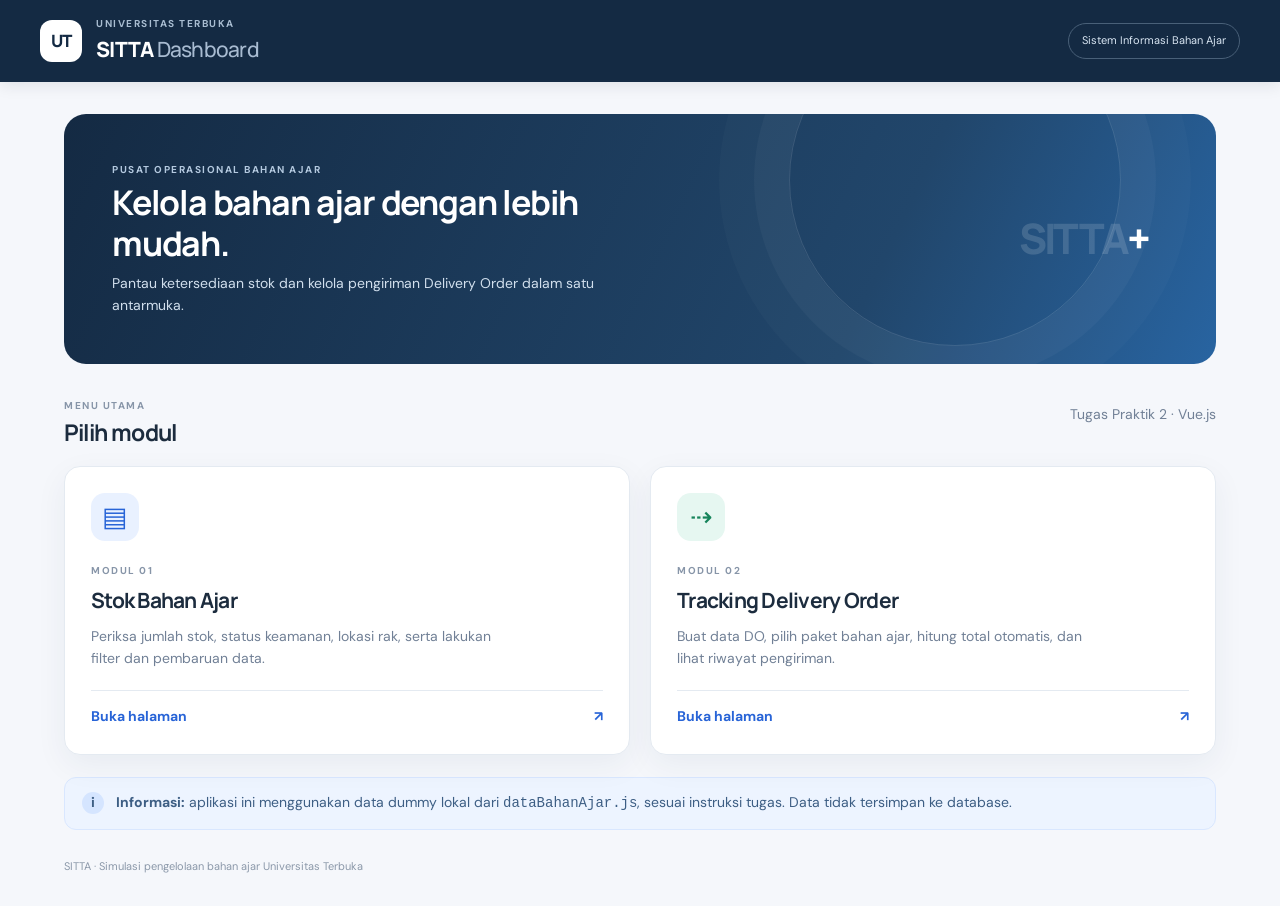
<file: index.html>
<!DOCTYPE html>
<html lang="id">
<head>
  <meta charset="UTF-8">
  <meta name="viewport" content="width=device-width, initial-scale=1.0">
  <title>SITTA UT | Beranda</title>
  <link rel="stylesheet" href="css/style.css">
</head>
<body>
  <header class="topbar">
    <div class="brand-mark">UT</div>
    <div><p class="eyebrow">UNIVERSITAS TERBUKA</p><h1>SITTA <span>Dashboard</span></h1></div>
    <span class="top-pill">Sistem Informasi Bahan Ajar</span>
  </header>
  <main class="container">
    <section class="hero">
      <div class="hero-copy">
        <p class="eyebrow light">PUSAT OPERASIONAL BAHAN AJAR</p>
        <h2>Kelola bahan ajar dengan lebih mudah.</h2>
        <p>Pantau ketersediaan stok dan kelola pengiriman Delivery Order dalam satu antarmuka.</p>
      </div>
      <div class="hero-symbol">SITTA<span>+</span></div>
    </section>
    <section class="section-heading"><div><p class="eyebrow">MENU UTAMA</p><h2>Pilih modul</h2></div><p class="muted">Tugas Praktik 2 · Vue.js</p></section>
    <div class="menu-grid">
      <a class="menu-card" href="stok.html">
        <div class="menu-icon stock-icon">▤</div><p class="eyebrow">MODUL 01</p><h3>Stok Bahan Ajar</h3>
        <p>Periksa jumlah stok, status keamanan, lokasi rak, serta lakukan filter dan pembaruan data.</p><span class="card-link">Buka halaman <b>↗</b></span>
      </a>
      <a class="menu-card" href="tracking.html">
        <div class="menu-icon delivery-icon">⇢</div><p class="eyebrow">MODUL 02</p><h3>Tracking Delivery Order</h3>
        <p>Buat data DO, pilih paket bahan ajar, hitung total otomatis, dan lihat riwayat pengiriman.</p><span class="card-link">Buka halaman <b>↗</b></span>
      </a>
    </div>
    <div class="notice"><span>i</span><p><strong>Informasi:</strong> aplikasi ini menggunakan data dummy lokal dari <code>dataBahanAjar.js</code>, sesuai instruksi tugas. Data tidak tersimpan ke database.</p></div>
    <footer class="footer">SITTA · Simulasi pengelolaan bahan ajar Universitas Terbuka</footer>
  </main>
</body>
</html>
</file>
<file: css/style.css>
@import url('https://fonts.googleapis.com/css2?family=DM+Sans:wght@400;500;600;700&family=Manrope:wght@400;500;600;700;800&display=swap');
:root{--navy:#142a43;--navy2:#203d5d;--blue:#2864d7;--blue-soft:#edf4ff;--ink:#1c2c3e;--muted:#718096;--line:#e4eaf1;--bg:#f5f7fb;--green:#16845b;--green-bg:#e8f7ef;--orange:#b96a12;--orange-bg:#fff3df;--red:#c23b43;--red-bg:#ffebec;--shadow:0 10px 32px rgba(25,49,77,.06)}
*{box-sizing:border-box}body{margin:0;background:var(--bg);color:var(--ink);font-family:'DM Sans',Arial,sans-serif;font-size:14px;line-height:1.55}h1,h2,h3,h4,p{margin-top:0}h1,h2,h3{font-family:Manrope,'DM Sans',sans-serif;letter-spacing:-.035em}h1{font-size:21px;margin:0;font-weight:800}h1 span{font-weight:500;color:#a8bbd1}h2{font-size:29px;line-height:1.2;margin-bottom:9px}h3{font-size:18px;margin-bottom:0}h4{font-size:15px}.topbar{height:82px;background:var(--navy);color:#fff;display:flex;align-items:center;gap:14px;padding:0 max(calc((100% - 1200px)/2),24px);box-shadow:0 3px 15px #0e20341a}.brand-mark{width:42px;height:42px;border-radius:12px;background:#fff;color:var(--navy);display:grid;place-items:center;font-family:Manrope;font-size:17px;font-weight:800;letter-spacing:-.08em;text-decoration:none}.brand-link{flex-shrink:0}.eyebrow{font-size:10px;letter-spacing:.15em;font-weight:700;color:#8795a8;margin-bottom:5px}.topbar .eyebrow{color:#a9bdd1;margin-bottom:1px}.top-pill{margin-left:auto;border:1px solid #496078;color:#d9e6f3;padding:8px 13px;border-radius:30px;font-size:11px}.back-link{text-decoration:none}.container{max-width:1200px;padding:0 24px;margin:0 auto}.hero{margin-top:32px;border-radius:22px;padding:42px 48px;min-height:250px;background:linear-gradient(115deg,#142a43 0%,#21466b 70%,#2864a1 100%);color:#fff;display:flex;align-items:center;justify-content:space-between;overflow:hidden;position:relative}.hero:after{content:"";position:absolute;width:330px;height:330px;border:1px solid #ffffff20;border-radius:50%;right:95px;top:-100px;box-shadow:0 0 0 35px #ffffff08,0 0 0 70px #ffffff05}.hero-copy{max-width:580px;z-index:1}.eyebrow.light{color:#b4c9df}.hero h2{font-size:34px;max-width:520px}.hero p:not(.eyebrow){color:#d1dfed;max-width:500px;margin-bottom:0}.hero-symbol{font-size:42px;font-family:Manrope;font-weight:800;letter-spacing:-.07em;color:#ffffff25;z-index:1;margin-right:20px}.hero-symbol span{color:#fff}.section-heading,.page-title-row{display:flex;justify-content:space-between;align-items:center;gap:18px;margin:34px 0 20px}.section-heading h2{font-size:23px;margin:0}.muted{color:var(--muted)}.small{font-size:11px}.menu-grid{display:grid;grid-template-columns:repeat(2,minmax(0,1fr));gap:20px}.menu-card,.panel,.stat-card{background:#fff;border:1px solid var(--line);border-radius:16px;box-shadow:var(--shadow)}.menu-card{padding:26px;text-decoration:none;color:inherit;transition:transform .2s,border-color .2s}.menu-card:hover{transform:translateY(-3px);border-color:#a9c5f4}.menu-icon{width:48px;height:48px;border-radius:14px;display:grid;place-items:center;font-size:27px;margin-bottom:22px}.stock-icon{background:#e9f1ff;color:#2864d7}.delivery-icon{background:#e6f7f1;color:#16845b}.menu-card h3{font-size:21px;margin:5px 0 10px}.menu-card>p:not(.eyebrow){color:var(--muted);max-width:420px;min-height:44px}.card-link{margin-top:20px;padding-top:15px;border-top:1px solid var(--line);display:flex;justify-content:space-between;color:var(--blue);font-weight:700}.notice{margin-top:22px;background:#edf4ff;border:1px solid #d9e7ff;border-radius:12px;padding:14px 17px;display:flex;gap:12px;align-items:center;color:#3d5e84}.notice>span{width:22px;height:22px;border-radius:50%;background:#d5e5ff;display:grid;place-items:center;font-weight:700}.notice p{margin:0}.footer{padding:28px 0 32px;color:#8b98a9;font-size:11px;display:flex;justify-content:space-between;gap:16px}.footer a{color:var(--blue);text-decoration:none;font-weight:700}.page-container{padding-top:5px}.page-title-row{margin-top:30px}.page-title-row h2{margin:0 0 7px}.page-title-row p{margin-bottom:0}.btn{border:0;border-radius:9px;padding:11px 16px;font-family:inherit;font-size:12px;font-weight:700;cursor:pointer;white-space:nowrap;transition:filter .15s}.btn:hover{filter:brightness(.97)}.btn-primary{background:var(--blue);color:#fff;box-shadow:0 4px 10px #2864d726}.btn-light{background:#f1f4f8;color:#526276;border:1px solid #e3e9f0}.btn-sm{padding:7px 10px;font-size:11px}.stats-grid{display:grid;grid-template-columns:repeat(4,minmax(0,1fr));gap:14px;margin:22px 0}.stat-card{padding:18px 20px}.stat-label{display:block;color:var(--muted);font-size:11px;font-weight:600}.stat-card strong{display:block;font-family:Manrope;font-size:27px;letter-spacing:-.04em;margin:4px 0 0}.stat-card small{font-size:10px;color:#9aa5b3}.green-text{color:var(--green)}.orange-text{color:var(--orange)}.red-text{color:var(--red)}.blue-text{color:var(--blue)}.panel{padding:23px;margin:18px 0}.panel-heading{display:flex;align-items:center;justify-content:space-between;gap:15px;margin-bottom:20px}.panel-heading h3{margin:0}.subtle-tag,.result-count{font-size:10px;color:#75859a;background:#f4f6f9;border-radius:20px;padding:7px 10px}.form-grid{display:grid;grid-template-columns:repeat(3,minmax(0,1fr));gap:15px}.form-grid label,.filters-grid label{display:flex;flex-direction:column;gap:7px;font-size:11px;font-weight:700;color:#4d5d71}.form-grid input,.form-grid select,.filters-grid input,.filters-grid select{width:100%;min-width:0;background:#fff;border:1px solid #dfe6ef;border-radius:8px;padding:10px 11px;color:var(--ink);font:12px 'DM Sans',sans-serif;outline:none}.form-grid input:focus,.form-grid select:focus,.filters-grid input:focus,.filters-grid select:focus{border-color:#7ba4ee;box-shadow:0 0 0 3px #2864d710}.full-field{grid-column:1/-1}.form-actions{display:flex;align-items:center;justify-content:space-between;gap:14px}.form-actions .form-error{margin:0}.form-error{color:var(--red);font-size:11px;font-weight:600}.readonly-input{background:#f5f7fa!important;color:#6f7d90!important}.filters-grid{display:grid;grid-template-columns:1.5fr repeat(4,minmax(120px,1fr));gap:12px;align-items:end}.filter-footer{display:flex;justify-content:space-between;align-items:center;padding:14px 0 18px}.table-wrap{width:100%;overflow-x:auto;border:1px solid var(--line);border-radius:10px}table{width:100%;border-collapse:collapse;min-width:980px;text-align:left;font-size:11px}thead{background:#f7f9fc}th{font-size:9px;text-transform:uppercase;letter-spacing:.07em;color:#738196;font-weight:700;padding:13px 12px;white-space:nowrap;border-bottom:1px solid var(--line)}td{padding:14px 12px;border-bottom:1px solid #edf0f5;vertical-align:middle}tbody tr:last-child td{border-bottom:0}tbody tr:hover{background:#fbfcfe}.code-text{font-family:monospace;color:#2b5a9e;font-size:11px}.table-subtitle{display:block;color:#78869a;margin-top:4px;max-width:190px}.category-tag{display:inline-block;background:#f0f4fa;color:#536781;border-radius:6px;padding:5px 7px;font-size:10px;white-space:nowrap}.status-pill{display:inline-flex;align-items:center;gap:5px;border-radius:20px;padding:5px 8px;font-size:10px;font-weight:700;white-space:nowrap}.status-safe{color:var(--green);background:var(--green-bg)}.status-low{color:var(--orange);background:var(--orange-bg)}.status-empty{color:var(--red);background:var(--red-bg)}.status-info{color:#2b61b9;background:#eaf2ff}.inline-number{width:60px;border:1px solid #dfe6ef;border-radius:6px;padding:6px}.action-stack{display:flex;flex-direction:column;gap:5px}.table-note{font-size:10px;color:#8b98a9;margin:13px 0 0}.empty-state{text-align:center;padding:32px;color:#8a97a8}.toast{position:fixed;right:25px;bottom:22px;background:#142a43;color:#fff;padding:13px 18px;border-radius:10px;box-shadow:0 8px 30px #142a4333;font-size:12px;z-index:10;max-width:360px}.tracking-filter{grid-template-columns:2fr 1fr}.package-detail{background:#f7f9fc;border:1px solid var(--line);border-radius:10px;padding:16px;display:grid;grid-template-columns:1.2fr 1.5fr 1fr;gap:18px;align-items:center}.package-detail p{margin-bottom:4px}.package-detail ul{padding-left:17px;margin:6px 0 0;font-size:11px}.price-large{display:block;font-family:Manrope;font-size:18px;margin-top:5px}.detail-grid{display:grid;grid-template-columns:repeat(3,1fr);gap:15px;padding:5px 0 20px}.detail-grid>div{background:#f7f9fc;border:1px solid var(--line);border-radius:10px;padding:15px;display:flex;flex-direction:column;gap:5px}.detail-grid strong{font-size:13px}.timeline-title{margin:12px 0 18px}.timeline{list-style:none;margin:0;padding:0 0 0 8px}.timeline li{display:flex;gap:13px;position:relative;padding:0 0 20px 0}.timeline li:not(:last-child):after{content:"";position:absolute;left:5px;top:13px;bottom:0;width:1px;background:#dbe4f0}.timeline-dot{width:11px;height:11px;border-radius:50%;background:#2d6cdf;border:3px solid #dbe8ff;flex-shrink:0;margin-top:4px;z-index:1}.timeline p{margin:4px 0 0}.tracking-stats{grid-template-columns:repeat(3,minmax(0,1fr))}
@media(max-width:850px){.filters-grid{grid-template-columns:repeat(2,minmax(0,1fr))}.form-grid{grid-template-columns:repeat(2,minmax(0,1fr))}.hero{padding:32px}.hero-symbol{display:none}.stats-grid{grid-template-columns:repeat(2,minmax(0,1fr))}.top-pill{font-size:0}.top-pill.back-link{font-size:11px}.package-detail{grid-template-columns:1fr 1fr}.package-detail>div:last-child{grid-column:1/-1}}
@media(max-width:560px){.container{padding:0 14px}.topbar{height:72px;padding:0 14px}.topbar h1{font-size:18px}.brand-mark{width:37px;height:37px}.hero{margin-top:18px;padding:27px 23px;min-height:0}.hero h2{font-size:27px}.menu-grid{grid-template-columns:1fr}.menu-card{padding:21px}.section-heading,.page-title-row{align-items:flex-start;flex-direction:column}.page-title-row .btn{width:100%}.stats-grid{gap:9px}.stat-card{padding:14px}.stat-card strong{font-size:23px}.panel{padding:16px;margin:13px 0}.panel-heading{align-items:flex-start}.form-grid,.filters-grid,.tracking-filter{grid-template-columns:1fr}.full-field{grid-column:auto}.form-actions{align-items:flex-start;flex-direction:column}.package-detail{grid-template-columns:1fr}.package-detail>div:last-child{grid-column:auto}.detail-grid{grid-template-columns:1fr}.footer{flex-direction:column}.result-count{white-space:nowrap}}

.btn-danger{background:#ffebec;color:#bd3039;border:1px solid #f7d5d8}.horizontal-actions{flex-direction:row;align-items:center}.price-input{width:92px}.table-wrap table{min-width:1100px}

.status-update{display:flex;justify-content:space-between;align-items:center;gap:18px;background:#f7f9fc;border:1px solid var(--line);border-radius:12px;padding:16px;margin:8px 0 22px}.status-update p{margin-bottom:4px}.status-actions{display:flex;flex-wrap:wrap;gap:8px;justify-content:flex-end}@media(max-width:560px){.status-update{align-items:flex-start;flex-direction:column}.status-actions{justify-content:flex-start}}

.page-actions{display:flex;align-items:center;gap:9px;flex-wrap:wrap}@media(max-width:560px){.page-actions{width:100%;flex-direction:column}.page-actions .btn{width:100%}}
</file>
